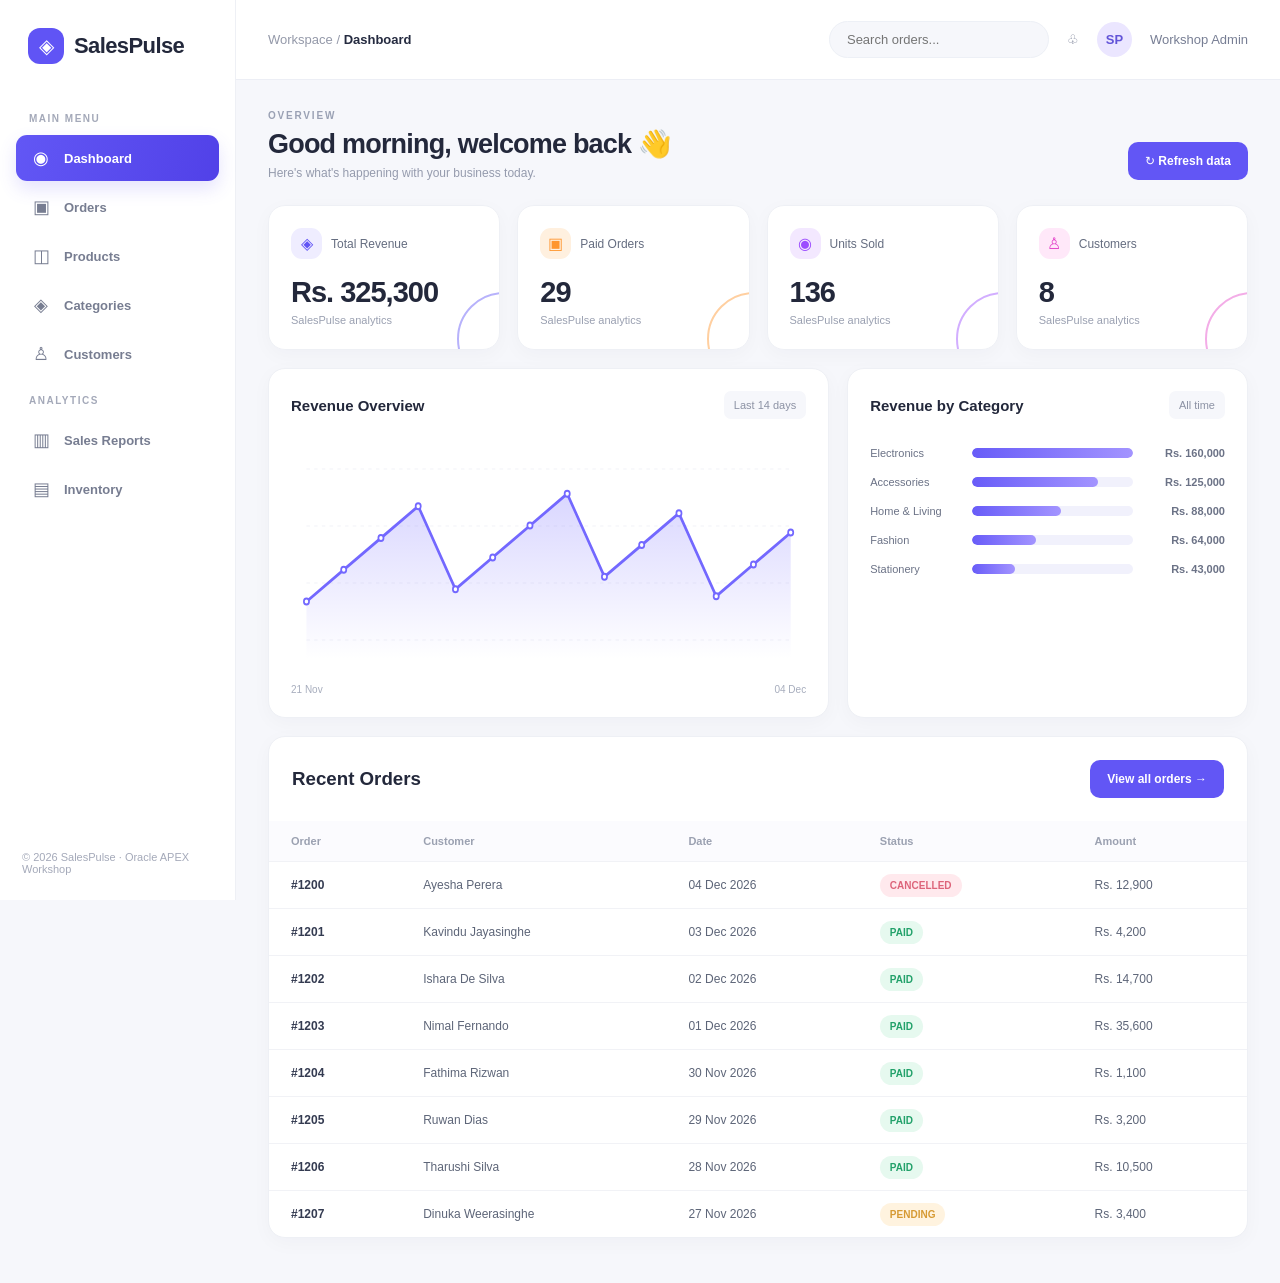
<file: web/index.html>
<!doctype html><html lang="en"><head><meta charset="utf-8"><meta name="viewport" content="width=device-width,initial-scale=1"><title>SalesPulse • Analytics</title>
<style>
:root{font-family:Inter,'Segoe UI',Arial,sans-serif;color:#23283b;background:#f6f7fb;font-synthesis:none}*{box-sizing:border-box}body{margin:0}button,input,select{font:inherit}button{cursor:pointer}.shell{display:flex;min-height:100vh}.sidebar{width:236px;flex:none;background:#fff;border-right:1px solid #eef0f5;padding:28px 16px;position:sticky;top:0;height:100vh}.brand{font-weight:850;font-size:22px;display:flex;align-items:center;gap:10px;padding:0 12px 34px;letter-spacing:-.6px}.brand-icon{width:36px;height:36px;display:grid;place-items:center;border-radius:12px;background:#6054f5;color:white;font-size:20px}.section-label{color:#a4a9b9;font-size:10px;font-weight:800;letter-spacing:1.5px;padding:15px 13px 8px}.nav{display:flex;align-items:center;gap:12px;width:100%;padding:12px 14px;border:0;background:transparent;color:#777d91;text-align:left;border-radius:11px;margin:3px 0;font-size:13px;font-weight:600}.nav:hover{background:#f4f3ff}.nav.active{color:white;background:linear-gradient(105deg,#6257f5,#5141e8);box-shadow:0 8px 18px #6257f52a}.nav .symbol{font-size:18px;width:22px;text-align:center}.side-bottom{position:absolute;bottom:25px;left:22px;color:#a4a9b9;font-size:11px}.main{flex:1;min-width:0}.topbar{height:80px;display:flex;align-items:center;justify-content:space-between;padding:0 32px;border-bottom:1px solid #eceef5;background:#fff}.crumb{font-size:13px;color:#9499a9}.crumb strong{color:#252b40}.top-right{display:flex;align-items:center;gap:18px;color:#777e94;font-size:13px}.search{background:#f6f7fb;border:1px solid #edf0f6;border-radius:20px;padding:10px 17px;width:220px;outline:none}.avatar{height:35px;width:35px;background:#ebe6ff;border-radius:50%;display:grid;place-items:center;color:#6254d8;font-weight:800}.content{max-width:1480px;margin:auto;padding:30px 32px 45px}.titleline{display:flex;align-items:end;justify-content:space-between;gap:10px;margin-bottom:25px}.eyebrow{color:#9aa1b4;text-transform:uppercase;letter-spacing:1.8px;font-weight:800;font-size:10px}.titleline h1{margin:7px 0 6px;font-size:27px;letter-spacing:-.8px}.muted{color:#959bad;font-size:12px}.primary{background:#6256f5;color:white;border:0;border-radius:10px;padding:12px 17px;font-size:12px;font-weight:750}.kpis{display:grid;grid-template-columns:repeat(4,minmax(0,1fr));gap:17px}.card{background:white;border:1px solid #eef0f5;border-radius:17px;box-shadow:0 5px 20px #1d244208}.kpi{padding:22px;min-height:145px;position:relative;overflow:hidden}.kpi:after{content:'';position:absolute;width:90px;height:90px;border:2px solid var(--accent);border-radius:50%;right:-52px;bottom:-37px;opacity:.45}.kpi-label{display:flex;align-items:center;gap:9px;font-size:12px;color:#656d80}.bubble{background:var(--soft);color:var(--accent);border-radius:11px;width:31px;height:31px;display:grid;place-items:center;font-size:16px}.kpi-value{font-size:29px;letter-spacing:-1px;font-weight:750;margin-top:17px}.kpi-foot{font-size:11px;color:#9aa0b1;margin-top:5px}.charts{display:grid;grid-template-columns:1.4fr 1fr;gap:18px;margin-top:18px}.panel{padding:22px;min-width:0}.panelhead{display:flex;justify-content:space-between;align-items:center;margin-bottom:20px}.panel h3{font-size:15px;margin:0}.pill{font-size:11px;border-radius:7px;background:#f6f7fb;padding:8px 10px;color:#8c92a4}.svgchart{width:100%;height:245px;display:block}.chartlabels{display:flex;justify-content:space-between;color:#a7adbd;font-size:10px}.bars{display:flex;flex-direction:column;gap:17px;padding:8px 0 12px}.barrow{display:grid;grid-template-columns:90px 1fr 80px;align-items:center;gap:12px;font-size:11px;color:#6b7286}.bartrack{height:10px;background:#f1f1fc;border-radius:9px;overflow:hidden}.barfill{height:100%;background:linear-gradient(90deg,#685cf8,#a394ff);border-radius:9px}.tablecard{margin-top:18px;overflow:hidden}.tablehead{padding:23px;display:flex;justify-content:space-between;align-items:center;gap:10px}.tablewrap{overflow-x:auto}table{border-collapse:collapse;width:100%;font-size:12px}th{text-align:left;background:#fbfbfe;color:#9ba1b1;font-size:11px;font-weight:700;padding:14px 22px}td{padding:16px 22px;border-top:1px solid #f1f2f6;color:#5d6578}td:first-child{color:#343b51;font-weight:700}.status{padding:6px 10px;border-radius:20px;font-size:10px;font-weight:750}.paid{background:#e6f9ef;color:#22a16a}.pending{background:#fff3df;color:#d69a33}.cancelled,.refunded{background:#ffe9ed;color:#dd647a}.page{display:none}.page.active{display:block}.note{background:#f1efff;border:1px solid #e5e1ff;border-radius:12px;padding:16px 20px;color:#6255b9;font-size:12px;line-height:1.6}.grid2{display:grid;grid-template-columns:1fr 1fr;gap:18px}.metric-mini{padding:22px}.metric-mini strong{display:block;font-size:24px;margin:10px 0}.input{padding:11px 13px;border:1px solid #e6e9f0;border-radius:10px;min-width:0}.filters{display:flex;gap:10px;align-items:center;flex-wrap:wrap}.mobilemenu{display:none}@media(max-width:1100px){.kpis{grid-template-columns:repeat(2,1fr)}.charts{grid-template-columns:1fr}}@media(max-width:720px){.sidebar{display:none;position:fixed;z-index:10;box-shadow:0 10px 30px #0002}.sidebar.open{display:block}.mobilemenu{display:block;border:0;background:none;font-size:22px}.topbar{padding:0 16px;height:65px}.content{padding:22px 15px}.search{width:125px}.top-right{gap:8px}.grid2{grid-template-columns:1fr}.kpis{gap:10px}.kpi{padding:14px;min-height:120px}.kpi-value{font-size:23px}.titleline h1{font-size:22px}.panel{padding:15px}}
</style></head><body>
<div class="shell"><aside class="sidebar" id="sidebar"><div class="brand"><span class="brand-icon">◈</span>SalesPulse</div><div class="section-label">MAIN MENU</div>
<button class="nav active" data-page="dashboard"><span class="symbol">◉</span>Dashboard</button><button class="nav" data-page="orders"><span class="symbol">▣</span>Orders</button><button class="nav" data-page="products"><span class="symbol">◫</span>Products</button><button class="nav" data-page="categories"><span class="symbol">◈</span>Categories</button><button class="nav" data-page="customers"><span class="symbol">♙</span>Customers</button><div class="section-label">ANALYTICS</div><button class="nav" data-page="reports"><span class="symbol">▥</span>Sales Reports</button><button class="nav" data-page="inventory"><span class="symbol">▤</span>Inventory</button><div class="side-bottom">© 2026 SalesPulse · Oracle APEX Workshop</div></aside>
<div class="main"><header class="topbar"><div style="display:flex;align-items:center;gap:12px"><button class="mobilemenu" id="mobilemenu" aria-label="Open navigation">☰</button><div class="crumb">Workspace / <strong id="breadcrumb">Dashboard</strong></div></div><div class="top-right"><input class="search" id="globalSearch" placeholder="Search orders..." aria-label="Search orders"><span title="Notifications">♧</span><div class="avatar">SP</div><span class="username">Workshop Admin</span></div></header>
<main class="content">
<section id="dashboard" class="page active"><div class="titleline"><div><div class="eyebrow">OVERVIEW</div><h1>Good morning, welcome back 👋</h1><div class="muted">Here's what's happening with your business today.</div></div><button class="primary" id="refresh">↻ Refresh data</button></div><div class="kpis" id="kpis"></div><div class="charts"><div class="card panel"><div class="panelhead"><h3>Revenue Overview</h3><span class="pill">Last 14 days</span></div><svg id="linechart" class="svgchart" viewBox="0 0 600 245" preserveAspectRatio="none" aria-label="Revenue trend"></svg><div class="chartlabels" id="lineLabels"></div></div><div class="card panel"><div class="panelhead"><h3>Revenue by Category</h3><span class="pill">All time</span></div><div class="bars" id="categoryBars"></div></div></div><div class="card tablecard"><div class="tablehead"><h3 style="margin:0">Recent Orders</h3><button class="primary" data-go="orders">View all orders →</button></div><div class="tablewrap"><table><thead><tr><th>Order</th><th>Customer</th><th>Date</th><th>Status</th><th>Amount</th></tr></thead><tbody id="recentRows"></tbody></table></div></div></section>
<section id="orders" class="page"><div class="titleline"><div><div class="eyebrow">MANAGEMENT</div><h1>Orders</h1><div class="muted">Browse recent orders and their payment status.</div></div></div><div class="card tablecard"><div class="tablehead"><h3>All Orders</h3><div class="filters"><input id="orderSearch" class="input" placeholder="Search customer or order"><select id="statusFilter" class="input"><option value="">All statuses</option><option>PAID</option><option>PENDING</option><option>CANCELLED</option><option>REFUNDED</option></select></div></div><div class="tablewrap"><table><thead><tr><th>Order</th><th>Customer</th><th>Date</th><th>Status</th><th>Amount</th></tr></thead><tbody id="orderRows"></tbody></table></div></div></section>
<section id="products" class="page"><div class="titleline"><div><div class="eyebrow">CATALOGUE</div><h1>Products</h1><div class="muted">Manage your products, prices and stock levels.</div></div></div><div class="card tablecard"><div class="tablehead"><h3>Product Catalogue</h3><span class="pill">Sample data</span></div><div class="tablewrap"><table><thead><tr><th>SKU</th><th>Product</th><th>Category</th><th>Unit Price</th><th>Stock</th></tr></thead><tbody id="productRows"></tbody></table></div></div></section>
<section id="categories" class="page"><div class="titleline"><div><div class="eyebrow">CATALOGUE</div><h1>Categories</h1><div class="muted">Sales grouped by product category.</div></div></div><div class="card panel"><div class="panelhead"><h3>Category Performance</h3></div><div class="bars" id="categoryPageBars"></div></div></section>
<section id="customers" class="page"><div class="titleline"><div><div class="eyebrow">CRM</div><h1>Customers</h1><div class="muted">Customer directory and contact details.</div></div></div><div class="card tablecard"><div class="tablehead"><h3>Customer Directory</h3></div><div class="tablewrap"><table><thead><tr><th>Customer</th><th>Email</th><th>City</th></tr></thead><tbody id="customerRows"></tbody></table></div></div></section>
<section id="reports" class="page"><div class="titleline"><div><div class="eyebrow">BUSINESS INTELLIGENCE</div><h1>Sales Reports</h1><div class="muted">Revenue performance and order metrics.</div></div><button class="primary" id="exportCSV">↓ Export orders CSV</button></div><div class="grid2"><div class="card panel"><h3>Revenue Trend</h3><svg id="reportChart" class="svgchart" viewBox="0 0 600 245" preserveAspectRatio="none"></svg></div><div class="card panel"><h3>Category Breakdown</h3><div class="bars" id="reportBars"></div></div></div><div class="card tablecard"><div class="tablehead"><h3>Order Detail Report</h3></div><div class="tablewrap"><table><thead><tr><th>Order</th><th>Customer</th><th>Date</th><th>Status</th><th>Amount</th></tr></thead><tbody id="reportRows"></tbody></table></div></div></section>
<section id="inventory" class="page"><div class="titleline"><div><div class="eyebrow">STOCK CONTROL</div><h1>Inventory</h1><div class="muted">Monitor stock levels and identify low-stock items.</div></div></div><div class="card tablecard"><div class="tablehead"><h3>Inventory Overview</h3><span class="pill">Low stock: fewer than 15 units</span></div><div class="tablewrap"><table><thead><tr><th>SKU</th><th>Product</th><th>Stock Quantity</th><th>Stock Status</th></tr></thead><tbody id="inventoryRows"></tbody></table></div></div></section>
</main></div></div>
<script>
(function(){'use strict';
const products=[['EL-101','Wireless Headphones','Electronics',12900,45],['EL-102','Bluetooth Speaker','Electronics',8900,28],['AC-201','Laptop Sleeve','Accessories',3500,75],['AC-202','Travel Backpack','Accessories',7900,32],['HM-301','Desk Lamp','Home & Living',4900,19],['HM-302','Ceramic Mug','Home & Living',1600,85],['FA-401','Cotton T-Shirt','Fashion',2900,64],['FA-402','Canvas Cap','Fashion',2100,9],['ST-501','Premium Notebook','Stationery',1100,130],['ST-502','Pen Set','Stationery',850,7]];
const customers=[['Ayesha Perera','ayesha@example.test','Colombo'],['Nimal Fernando','nimal@example.test','Kandy'],['Tharushi Silva','tharushi@example.test','Galle'],['Kavindu Jayasinghe','kavindu@example.test','Negombo'],['Fathima Rizwan','fathima@example.test','Colombo'],['Dinuka Weerasinghe','dinuka@example.test','Matara'],['Ishara De Silva','ishara@example.test','Jaffna'],['Ruwan Dias','ruwan@example.test','Kurunegala']];
const money=n=>'Rs. '+Number(n||0).toLocaleString('en-US',{maximumFractionDigits:0});
const safe=s=>String(s??'').replace(/[&<>"']/g,c=>({'&':'&amp;','<':'&lt;','>':'&gt;','"':'&quot;',"'":'&#39;'}[c]));
const dateDays=n=>{let d=new Date();d.setDate(d.getDate()-n);return d.toLocaleDateString('en-GB',{day:'2-digit',month:'short',year:'numeric'})};
const mockOrders=Array.from({length:40},(_,i)=>({id:1200+i,customer:customers[(i*3)%8][0],date:dateDays(i%28),status:i%13===0?'CANCELLED':i%7===0?'PENDING':i%19===0?'REFUNDED':'PAID',total:products[(i*7)%10][3]*(i%4+1)}));
let data={sales:mockOrders.filter(o=>o.status==='PAID').reduce((a,o)=>a+o.total,0),orders:mockOrders.filter(o=>o.status==='PAID').length,units:136,customers:customers.length,trend:Array.from({length:14},(_,i)=>({label:dateDays(13-i).slice(0,6),value:18000+(i*9971)%36000})),categories:['Electronics','Accessories','Home & Living','Fashion','Stationery'].map((label,i)=>({label,value:[160000,125000,88000,64000,43000][i]})),recent:mockOrders.slice(0,8)};
let currentOrders=mockOrders;
const el=id=>document.getElementById(id);
function rows(orders){return orders.map(o=>`<tr><td>#${safe(o.id)}</td><td>${safe(o.customer)}</td><td>${safe(o.date)}</td><td><span class="status ${safe(String(o.status).toLowerCase())}">${safe(o.status)}</span></td><td>${money(o.total)}</td></tr>`).join('')||'<tr><td colspan="5">No orders found</td></tr>'}
function bars(items,target){let max=Math.max(1,...items.map(x=>Number(x.value)));el(target).innerHTML=items.map(x=>`<div class="barrow"><span>${safe(x.label)}</span><div class="bartrack"><div class="barfill" style="width:${Math.max(1,100*x.value/max)}%"></div></div><strong style="text-align:right">${money(x.value)}</strong></div>`).join('')}
function line(items,target){let svg=el(target),w=600,h=245,pad=18,max=Math.max(1,...items.map(x=>Number(x.value)))*1.15;let pts=items.map((x,i)=>[pad+(w-pad*2)*i/Math.max(1,items.length-1),h-25-(h-55)*Number(x.value)/max]);let d=pts.map((p,i)=>(i?'L':'M')+p[0].toFixed(1)+' '+p[1].toFixed(1)).join(' ');let area=d+` L${pts.at(-1)[0]} ${h-25} L${pts[0][0]} ${h-25} Z`;svg.innerHTML=`<defs><linearGradient id="g-${target}" x1="0" x2="0" y1="0" y2="1"><stop offset="0" stop-color="#7368ff" stop-opacity=".27"/><stop offset="1" stop-color="#7368ff" stop-opacity="0"/></linearGradient></defs>${[0,1,2,3].map(i=>`<line x1="18" x2="582" y1="${30+i*57}" y2="${30+i*57}" stroke="#f0f1f7" stroke-dasharray="4 5"/>`).join('')}<path d="${area}" fill="url(#g-${target})"/><path d="${d}" fill="none" stroke="#7368ff" stroke-width="3" stroke-linecap="round" stroke-linejoin="round"/>${pts.map(p=>`<circle cx="${p[0]}" cy="${p[1]}" r="3" fill="white" stroke="#7368ff" stroke-width="2"/>`).join('')}`}
function render(){const cards=[['Total Revenue',money(data.sales),'◈','#6054f5','#efedff'],['Paid Orders',Number(data.orders).toLocaleString(),'▣','#ff962e','#fff0df'],['Units Sold',Number(data.units).toLocaleString(),'◉','#9c4dff','#f3e8ff'],['Customers',Number(data.customers).toLocaleString(),'♙','#e449cb','#ffe8f9']];el('kpis').innerHTML=cards.map(c=>`<div class="card kpi" style="--accent:${c[3]};--soft:${c[4]}"><div class="kpi-label"><span class="bubble">${c[2]}</span>${c[0]}</div><div class="kpi-value">${c[1]}</div><div class="kpi-foot">SalesPulse analytics</div></div>`).join('');line(data.trend,'linechart');line(data.trend,'reportChart');el('lineLabels').innerHTML=`<span>${safe(data.trend[0]?.label||'')}</span><span>${safe(data.trend.at(-1)?.label||'')}</span>`;['categoryBars','categoryPageBars','reportBars'].forEach(id=>bars(data.categories,id));el('recentRows').innerHTML=rows(data.recent);el('orderRows').innerHTML=rows(currentOrders);el('reportRows').innerHTML=rows(currentOrders);el('productRows').innerHTML=products.map(p=>`<tr><td>${safe(p[0])}</td><td>${safe(p[1])}</td><td>${safe(p[2])}</td><td>${money(p[3])}</td><td>${p[4]}</td></tr>`).join('');el('customerRows').innerHTML=customers.map(c=>`<tr><td>${safe(c[0])}</td><td>${safe(c[1])}</td><td>${safe(c[2])}</td></tr>`).join('');el('inventoryRows').innerHTML=products.map(p=>`<tr><td>${safe(p[0])}</td><td>${safe(p[1])}</td><td>${p[4]}</td><td><span class="status ${p[4]<15?'cancelled':'paid'}">${p[4]<15?'Low Stock':'In Stock'}</span></td></tr>`).join('')}
function navigate(page){document.querySelectorAll('.page').forEach(e=>e.classList.toggle('active',e.id===page));document.querySelectorAll('.nav').forEach(e=>e.classList.toggle('active',e.dataset.page===page));el('breadcrumb').textContent=({dashboard:'Dashboard',orders:'Orders',products:'Products',categories:'Categories',customers:'Customers',reports:'Sales Reports',inventory:'Inventory'})[page];el('sidebar').classList.remove('open');window.scrollTo(0,0)}
document.querySelectorAll('[data-page],[data-go]').forEach(b=>b.addEventListener('click',()=>navigate(b.dataset.page||b.dataset.go)));el('mobilemenu').onclick=()=>el('sidebar').classList.toggle('open');
function filter(){let q=el('orderSearch').value.toLowerCase(),s=el('statusFilter').value;el('orderRows').innerHTML=rows(currentOrders.filter(o=>(String(o.id).includes(q)||o.customer.toLowerCase().includes(q))&&(!s||o.status===s)))}el('orderSearch').oninput=filter;el('statusFilter').onchange=filter;el('globalSearch').onkeydown=e=>{if(e.key==='Enter'){navigate('orders');el('orderSearch').value=e.target.value;filter()}};
el('exportCSV').onclick=()=>{let csv=['Order,Customer,Date,Status,Amount',...currentOrders.map(o=>[o.id,o.customer,o.date,o.status,o.total].map(v=>'"'+String(v).replace(/"/g,'""')+'"').join(','))].join('\r\n');let a=document.createElement('a');a.href=URL.createObjectURL(new Blob([csv],{type:'text/csv'}));a.download='salespulse_orders.csv';a.click();URL.revokeObjectURL(a.href)};
function refresh(){if(typeof window.apex==='undefined'||!window.apex.server){render();return}window.apex.server.process('SP_DASHBOARD_JSON',{}, {dataType:'json',success:function(json){data=json;currentOrders=(json.recent||[]);render()},error:function(){render();console.warn('APEX callback not available; displaying demo data')}})}el('refresh').onclick=refresh;refresh();
})();
</script></body></html>
</file>
